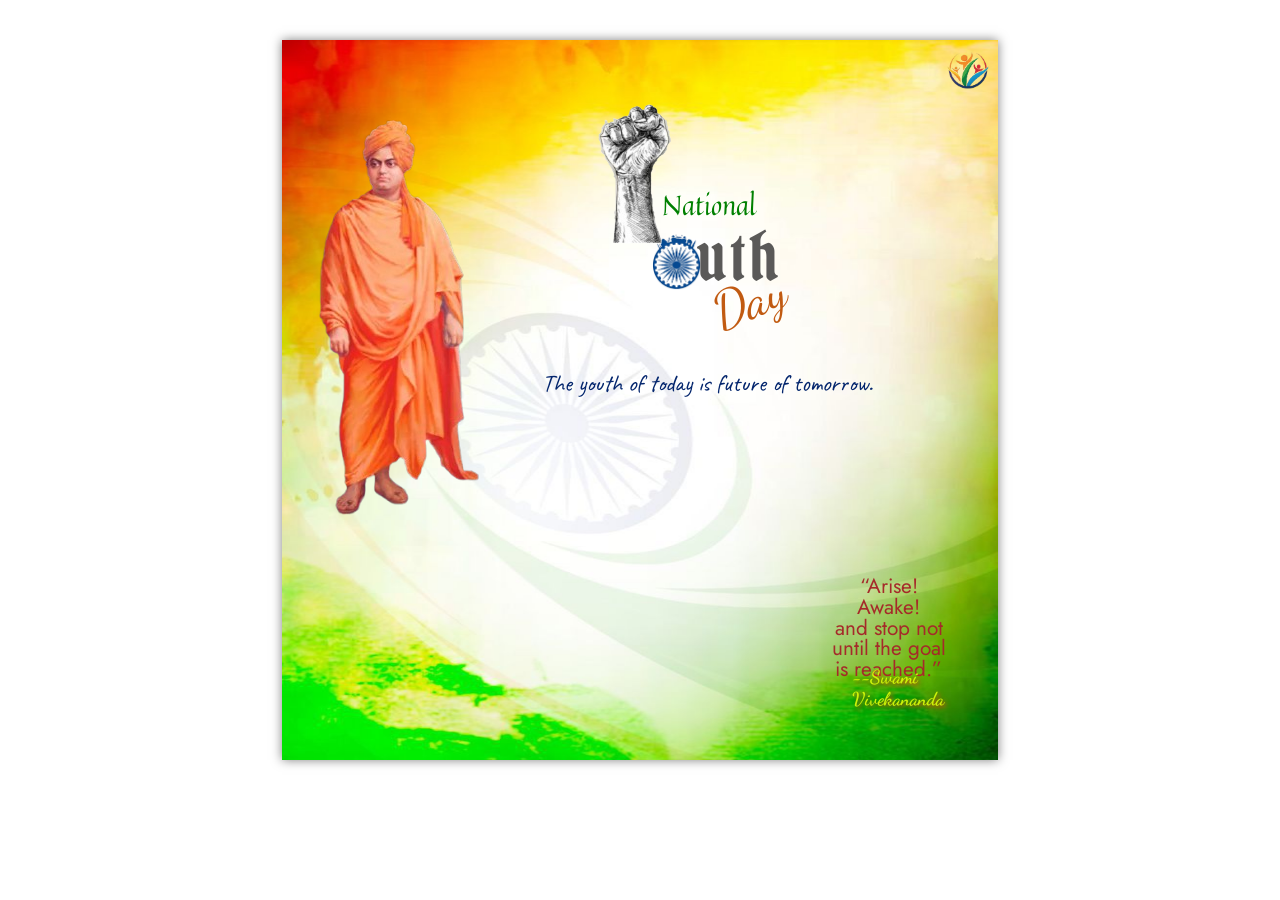
<file: 12th-jan-poster/index.html>
<!DOCTYPE html>
<html lang="en">

<head>
    <meta charset="UTF-8">
    <meta name="viewport" content="width=device-width, initial-scale=1.0">
    <title>Youth day poster</title>
    <link rel="preconnect" href="https://fonts.googleapis.com">
    <link rel="preconnect" href="https://fonts.gstatic.com" crossorigin>
    <link href="https://fonts.googleapis.com/css2?family=Alfa+Slab+One&display=swap" rel="stylesheet">
    <link rel="preconnect" href="https://fonts.googleapis.com">
    <link rel="preconnect" href="https://fonts.gstatic.com" crossorigin>
    <link href="https://fonts.googleapis.com/css2?family=Alfa+Slab+One&display=swap" rel="stylesheet">
    <link rel="preconnect" href="https://fonts.googleapis.com">
    <link rel="preconnect" href="https://fonts.gstatic.com" crossorigin>
    <link href="https://fonts.googleapis.com/css2?family=Pirata+One&display=swap" rel="stylesheet">
    <link rel="preconnect" href="https://fonts.googleapis.com">
    <link rel="preconnect" href="https://fonts.gstatic.com" crossorigin>
    <link href="https://fonts.googleapis.com/css2?family=Quintessential&display=swap" rel="stylesheet">
    <link rel="preconnect" href="https://fonts.googleapis.com">
    <link rel="preconnect" href="https://fonts.gstatic.com" crossorigin>
    <link href="https://fonts.googleapis.com/css2?family=Dancing+Script:wght@400..700&display=swap" rel="stylesheet">
    <link rel="preconnect" href="https://fonts.googleapis.com">
<link rel="preconnect" href="https://fonts.gstatic.com" crossorigin>
<link href="https://fonts.googleapis.com/css2?family=Jost:ital,wght@0,100..900;1,100..900&display=swap" rel="stylesheet">
<link rel="preconnect" href="https://fonts.googleapis.com">
<link rel="preconnect" href="https://fonts.gstatic.com" crossorigin>
<link href="https://fonts.googleapis.com/css2?family=Pacifico&display=swap" rel="stylesheet">
<link rel="preconnect" href="https://fonts.googleapis.com">
<link rel="preconnect" href="https://fonts.gstatic.com" crossorigin>
<link href="https://fonts.googleapis.com/css2?family=Caveat:wght@400..700&display=swap" rel="stylesheet">
    <link rel="stylesheet" href="style.css">
</head>

<body>
    <section class="poster-sec">
        <div class="poster-background">
            <img src="images/back2.jpg" alt="">
        </div>
        <div class="logo"><img src="images/logo-removebg-preview.png" style="width: 60px;" alt="#"></div>

        <div class="swamiji">
            <img src="images/Swami-Vivekananda-removebg-preview.png" alt="Swami-Vivekananda">
        </div>
        <div clas="title">
            <div class="national">National</div>
            <span class="hand"><img src="images/hand.png" alt="" style="width: 180px ; height: 180px;"></span>
            <span class="asokechakra"><img src="images/asoke-removebg-preview.png" alt="" style="width: 51px;"></span>

            <div class="youth">
                <span class="text">u</span>
                <span class="text">t</span>
                <span class="text">h</span>
            </div>
            <div class="day">Day</div>

        </div>
        <div class="quote">The youth of today is future of tomorrow.</div>
        <q >Arise! <br> Awake!<br>
            and stop not<br> until
            the goal<br> is reached.</q>
        <h3>--Swami Vivekananda</h3> 

    </section>
</body>

</html>
</file>
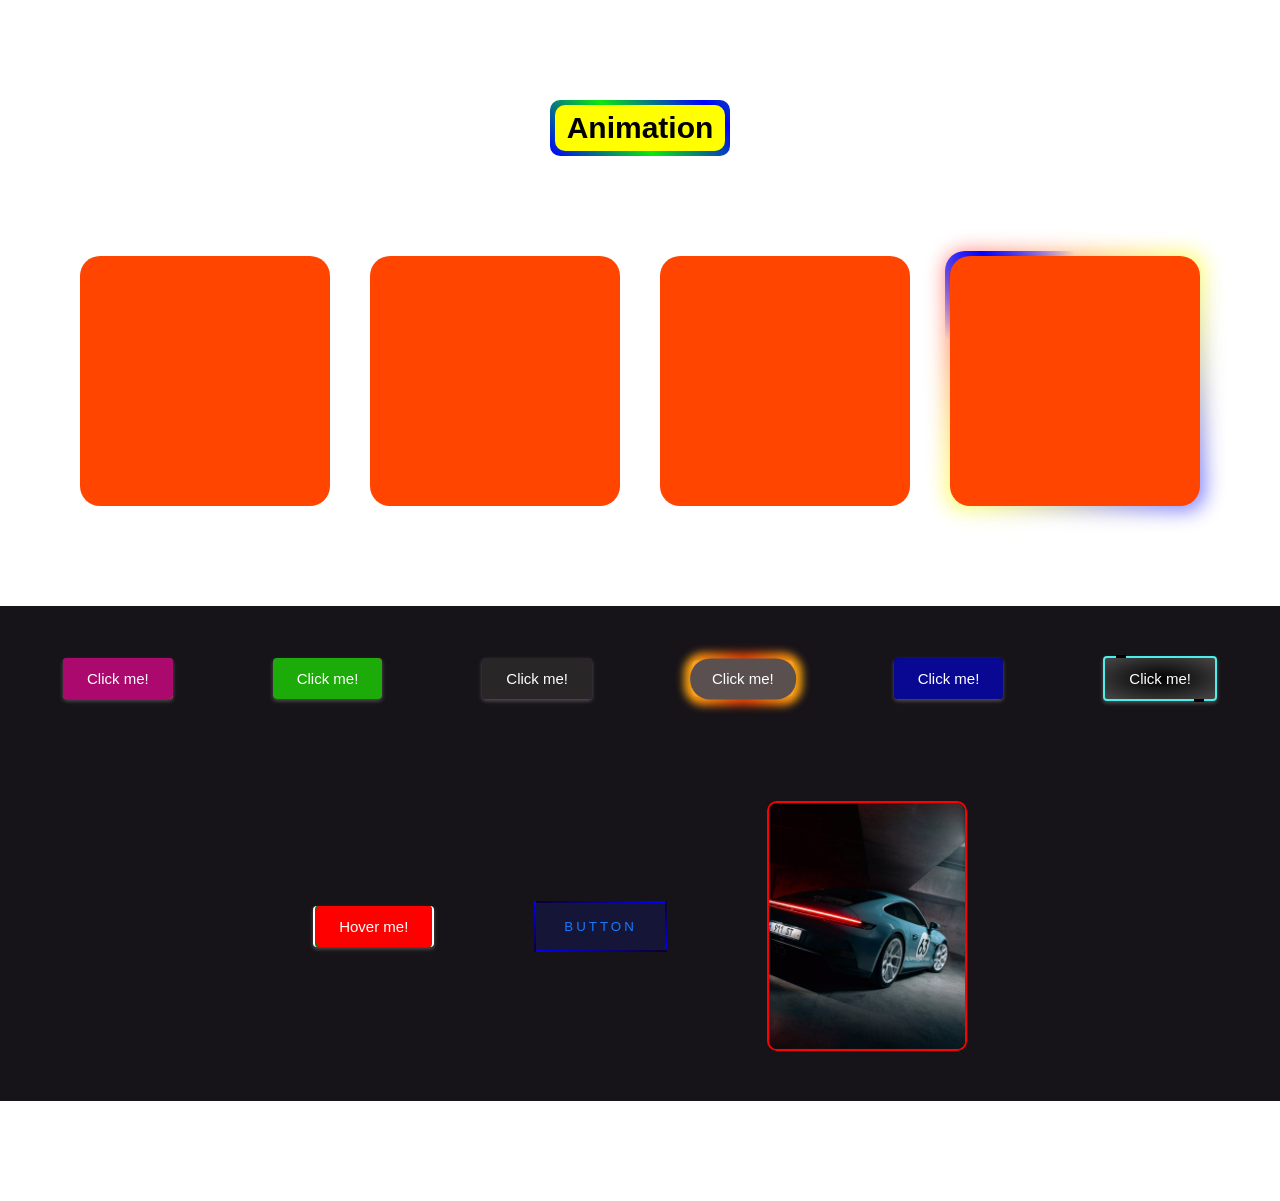
<file: animation lesson/index.html>
<!DOCTYPE html>
<html lang="en">
<head>
    <meta charset="UTF-8">
    <meta name="viewport" content="width=device-width, initial-scale=1.0">
    <title>Animation lesson</title>
    <link rel="stylesheet" href="style.css">

</head>
<body>
    <div class="heading-sec">
        <div class="heading">
            <h2>Animation</h2>
        </div>
    </div>
    <section class="animation-sec">
        <div class="animation-col fade"></div>
        <div class="animation-col slide"></div> 
        <div class="animation-col bounce"></div>
        <div class="animation-col bordermove"></div>

    </section>
    <section class="button-style">
        <button class="animated-btn btn-1">Click me!</button>
        <button class="animated-btn btn-2">Click me!</button>
        <button class="animated-btn btn-3">Click me!</button>
        <button class="btn-4">Click me!</button>
        <button class="animated-btn btn-5">Click me!</button>
        <button class="animated-btn btn-6">Click me!</button>
        <button class="animated-btn btn-7">Hover me!</button>
        <button class=" btn-8">
            <span></span>
            <span></span>
            <span></span>
            <span></span>
            <p>BUTTON</p>
        </button>

    <div class="animated-img">
        <img src="images/bg-car1.webp" alt="">
    </div>
    </section>
</body>
</html>
</file>
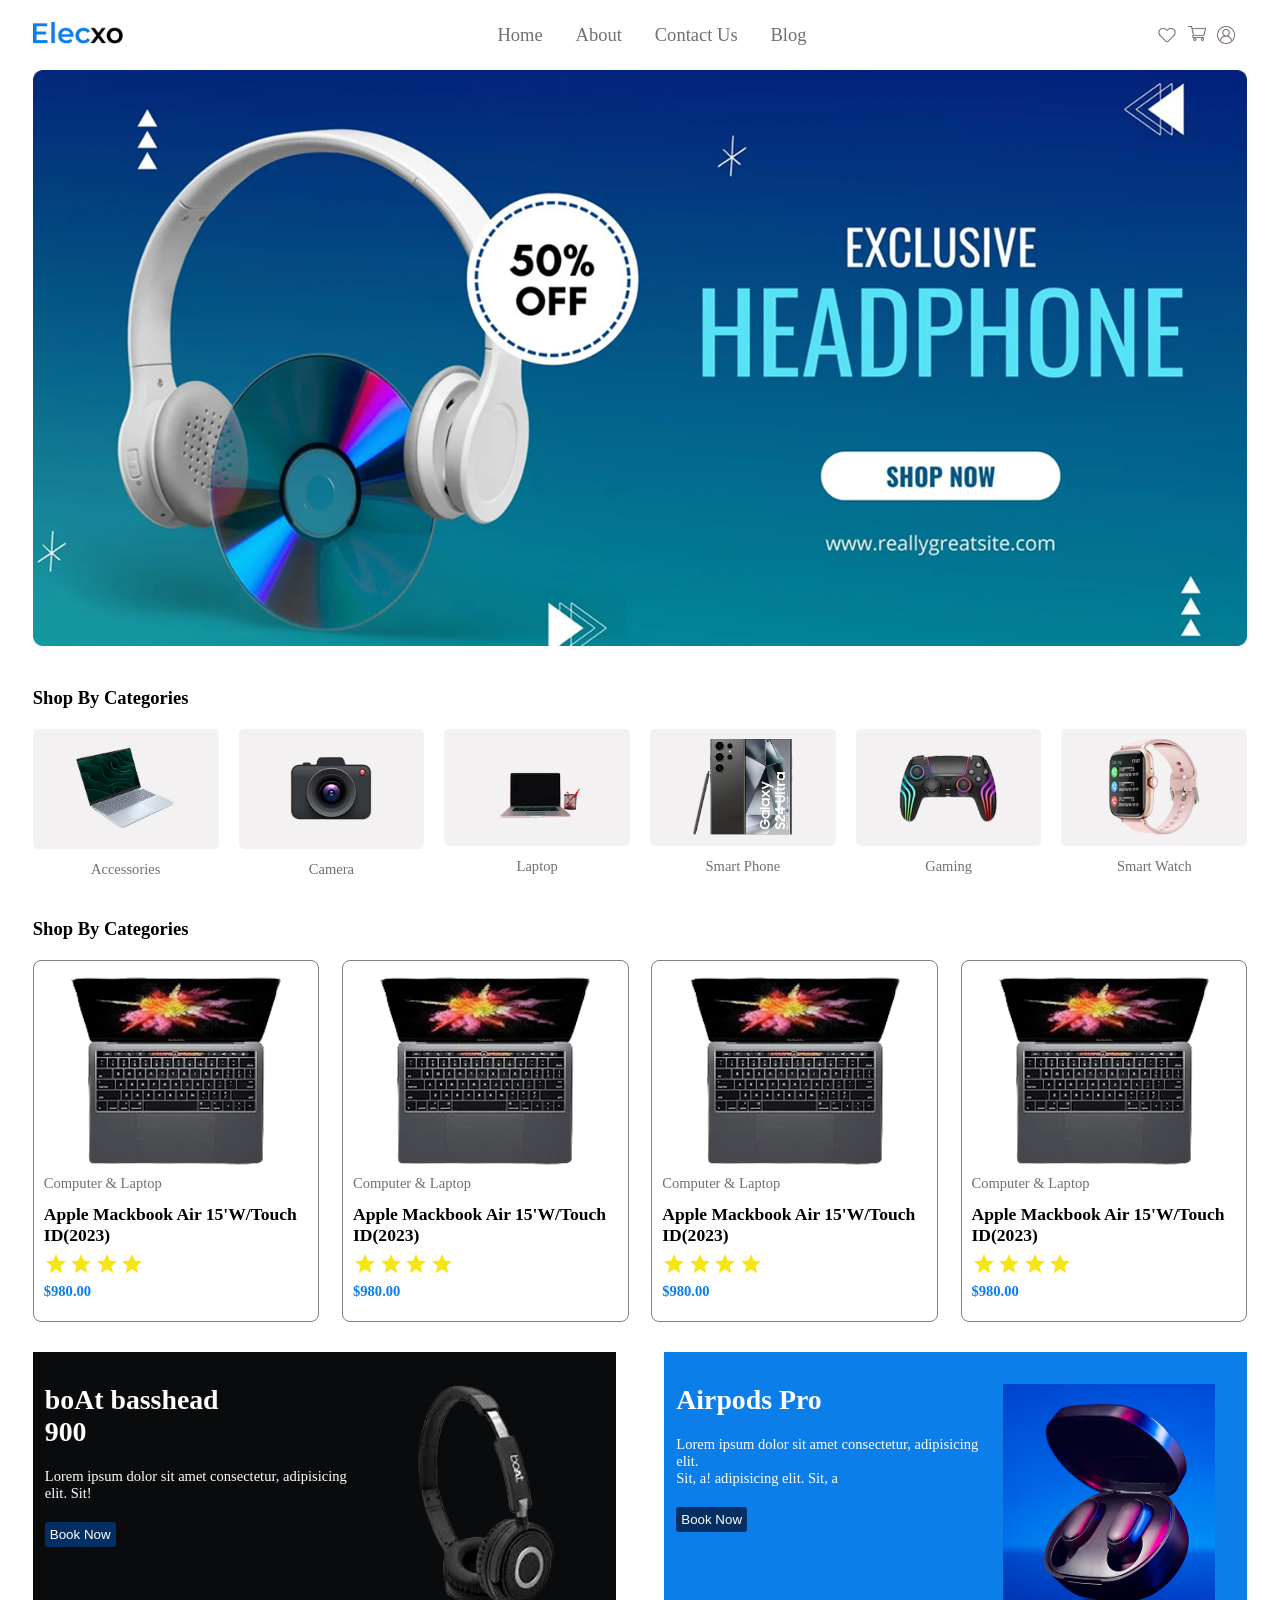
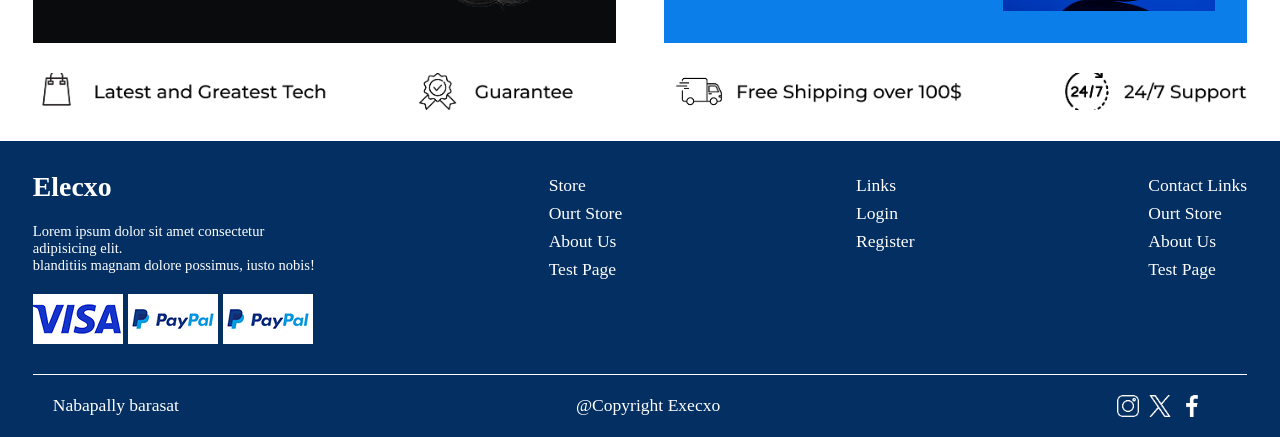
<file: exam file/index.html>
<!DOCTYPE html>
<html lang="en">

<head>
    <meta charset="UTF-8">
    <meta name="viewport" content="width=device-width, initial-scale=1.0">
    <title>elecso exam</title>
    <link rel="stylesheet"
        href="https://fonts.googleapis.com/css2?family=Material+Symbols+Outlined:opsz,wght,FILL,GRAD@20..48,100..700,0..1,-50..200" />
    <link rel="stylesheet" href="style.css">
    <link rel="stylesheet" href="media.css">
</head>

<body>
    <header class="header-sec container">

        <h1>
            <img src="image/Elecxo.png" alt="logo">
        </h1>
        <nav>
            <ul>
                <li><a href="#">Home</a></li>
                <li><a href="#">About</a></li>
                <li><a href="#">Contact Us</a></li>
                <li><a href="#">Blog</a></li>
            </ul>
        </nav>
        <div class="header-icon">
            <a href="#"><img src="image/e-commerce 1.png" alt="heart"></a>
            <a href="#"><img src="image/e-commerce 2.png" alt="cart"></a>
            <a href="#"><img src="image/e-commerce 3.png" alt="login"></a>
        </div>
        <div class="mobile-menu">
            <span class="material-symbols-outlined">menu</span>
        </div>
    </header>
    <main class="container">
        <section class="hero-sec">
            <div class="hero-img">
                <img src="image/Rectangle 34.png" alt="headphone">
            </div>
        </section>
        <section class="card-sec1">
            <h2>Shop By Categories</h2>
            <div class="card-sec1-cont">
                <div class="card-sec1-cards">
                    <div class="card-sec1-img">
                        <img src="image/1.png" alt="laptop">
                    </div>
                    <p>Accessories</p>
                </div>
                <div class="card-sec1-cards">
                    <div class="card-sec1-img">
                        <img src="image/2.png" alt="laptop">
                    </div>
                    <p>Camera</p>

                </div>
                <div class="card-sec1-cards">
                    <div class="card-sec1-img">
                        <img src="image/3.png" alt="laptop">
                    </div>
                    <p>Laptop</p>

                </div>
                <div class="card-sec1-cards">
                    <div class="card-sec1-img">
                        <img src="image/4.png" alt="laptop">
                    </div>
                    <p>Smart Phone</p>

                </div>
                <div class="card-sec1-cards">
                    <div class="card-sec1-img">
                        <img src="image/5.png" alt="laptop">
                    </div>
                    <p>Gaming</p>

                </div>
                <div class="card-sec1-cards">
                    <div class="card-sec1-img">
                        <img src="image/6.png" alt="laptop">
                    </div>
                    <p>Smart Watch</p>

                </div>
            </div>
        </section>
        <section class="card-sec2">
            <h2>Shop By Categories</h2>
            <div class="cards">
                <div class="card-sec2-cont">
                    <div class="image"><img src="image/lap.png" alt="laptop"></div>
                    <p>Computer & Laptop</p>
                    <h3>Apple Mackbook Air 15'W/Touch ID(2023)</h3>
                    <div class="rating-stars">
                        <img src="image/material-symbols_star.png" alt="star">
                        <img src="image/material-symbols_star.png" alt="star">
                        <img src="image/material-symbols_star.png" alt="star">
                        <img src="image/material-symbols_star.png" alt="star">
                        <h2>$980.00</h2>
                    </div>
                </div>
                <div class="card-sec2-cont">
                    <div class="image"><img src="image/lap.png" alt="laptop"></div>
                    <p>Computer & Laptop</p>
                    <h3>Apple Mackbook Air 15'W/Touch ID(2023)</h3>
                    <div class="rating-stars">
                        <img src="image/material-symbols_star.png" alt="star">
                        <img src="image/material-symbols_star.png" alt="star">
                        <img src="image/material-symbols_star.png" alt="star">
                        <img src="image/material-symbols_star.png" alt="star">
                        <h2>$980.00</h2>
                    </div>
                </div>
                <div class="card-sec2-cont">
                    <div class="image"><img src="image/lap.png" alt="laptop"></div>
                    <p>Computer & Laptop</p>
                    <h3>Apple Mackbook Air 15'W/Touch ID(2023)</h3>
                    <div class="rating-stars">
                        <img src="image/material-symbols_star.png" alt="star">
                        <img src="image/material-symbols_star.png" alt="star">
                        <img src="image/material-symbols_star.png" alt="star">
                        <img src="image/material-symbols_star.png" alt="star">
                        <h2>$980.00</h2>
                    </div>
                </div>
                <div class="card-sec2-cont">
                    <div class="image"><img src="image/lap.png" alt="laptop"></div>
                    <p>Computer & Laptop</p>
                    <h3>Apple Mackbook Air 15'W/Touch ID(2023)</h3>
                    <div class="rating-stars">
                        <img src="image/material-symbols_star.png" alt="star">
                        <img src="image/material-symbols_star.png" alt="star">
                        <img src="image/material-symbols_star.png" alt="star">
                        <img src="image/material-symbols_star.png" alt="star">
                        <h2>$980.00</h2>
                    </div>
                </div>
            </div>
        </section>
        <section class="card-sec3 ">
            <div class="card-sec3-col">
                <div class="col-left">
                    <div class="cont">
                        <h2>boAt basshead <br> 900</h2>
                        <p>Lorem ipsum dolor sit amet consectetur, adipisicing elit. Sit!</p>
                        <button>Book Now</button>
                    </div>
                    <div class="sec3-image">
                        <img src="image/b.png" alt="">
                    </div>
                </div>
            </div>
            <div class="card-sec3-col">
                <div class="col-right">
                    <div class="cont">
                        <h2>Airpods Pro</h2>
                        <p>Lorem ipsum dolor sit amet consectetur, adipisicing elit. <br> Sit, a! adipisicing elit. Sit, a</p>
                        <button>Book Now</button>
                    </div>
                    <div class="sec3-image">
                        <img src="image/a.png" alt="">
                    </div>
                </div>
            </div>
        </section>
        <section class=" associate">
            <img src="image/Group 17.png" alt="">
        </section>
    </main>
    <footer>
        <div class="footer-col container">
            <div class="footer-cont">
                <h2>Elecxo</h2>
                <p>Lorem ipsum dolor sit amet consectetur <br> adipisicing elit. <br> blanditiis magnam dolore possimus,
                    iusto nobis!</p>
                <div class="footer-img">
                    <img src="image/Rectangle 28.png" alt="visa">
                    <img src="image/Rectangle 32.png" alt="paypal">
                    <img src="image/Rectangle 32.png" alt="paypal">

                </div>
            </div>
            <div class="footer-cont">
                <ul>
                    <li><a href="#">Store</a></li>
                    <li><a href="#">Ourt Store</a></li>
                    <li><a href="#">About Us</a></li>
                    <li><a href="#">Test Page</a></li>
                </ul>
            </div>
            <div class="footer-cont">
                <ul>
                    <li><a href="#">Links</a></li>
                    <li><a href="#">Login</a></li>
                    <li><a href="#">Register</a></li>

                </ul>
            </div>
            <div class="footer-cont">
                <ul>
                    <li><a href="#">Contact Links</a></li>
                    <li><a href="#">Ourt Store</a></li>
                    <li><a href="#">About Us</a></li>
                    <li><a href="#">Test Page</a></li>
                </ul>
            </div>


        
        </div>
        <div class="copyright container">
            <div>Nabapally barasat </div>
            <div>@Copyright Execxo </div>
            <div class="copyright-image">
                <img src="image/Rectangle 30.png" alt="insta">
                <img src="image/Rectangle 31.png" alt="x">
                <img src="image/Rectangle 29 (1).png" alt="facebook">

            </div>
    </footer>

</body>

</html>
</file>
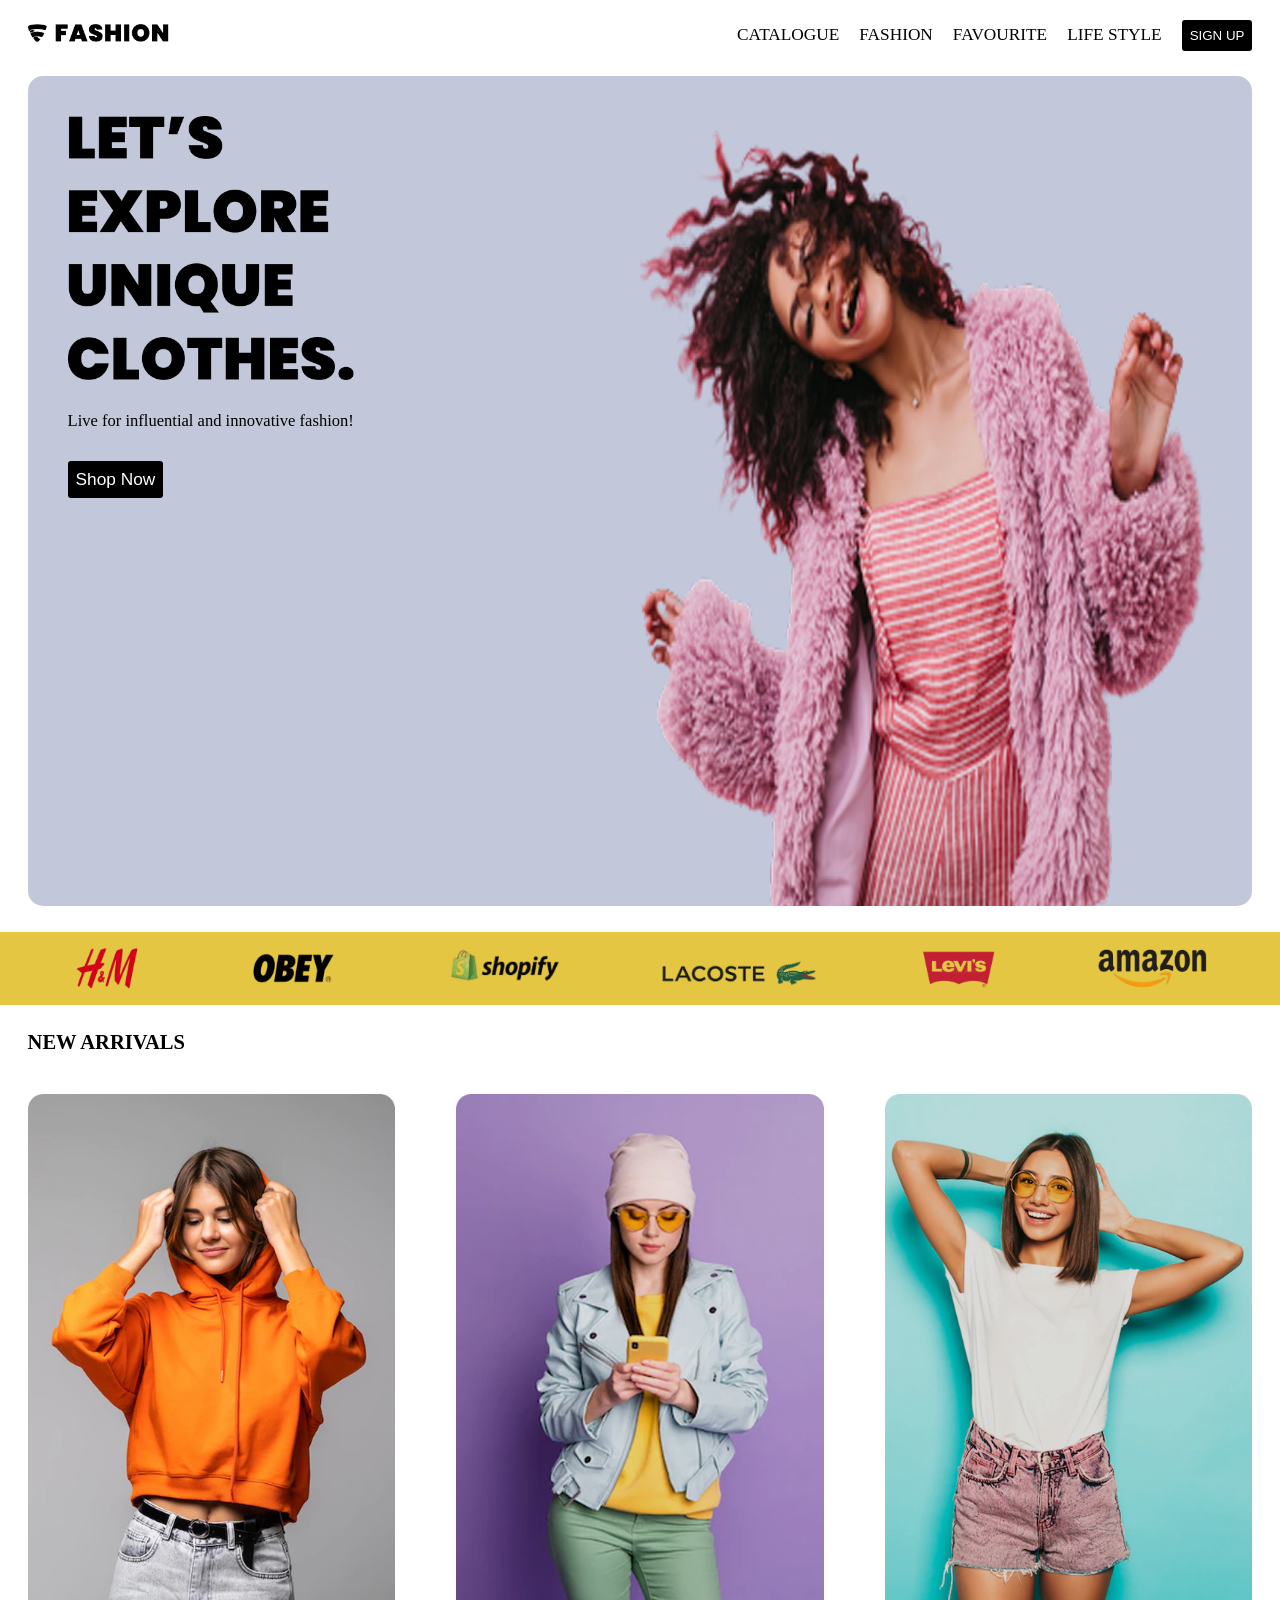
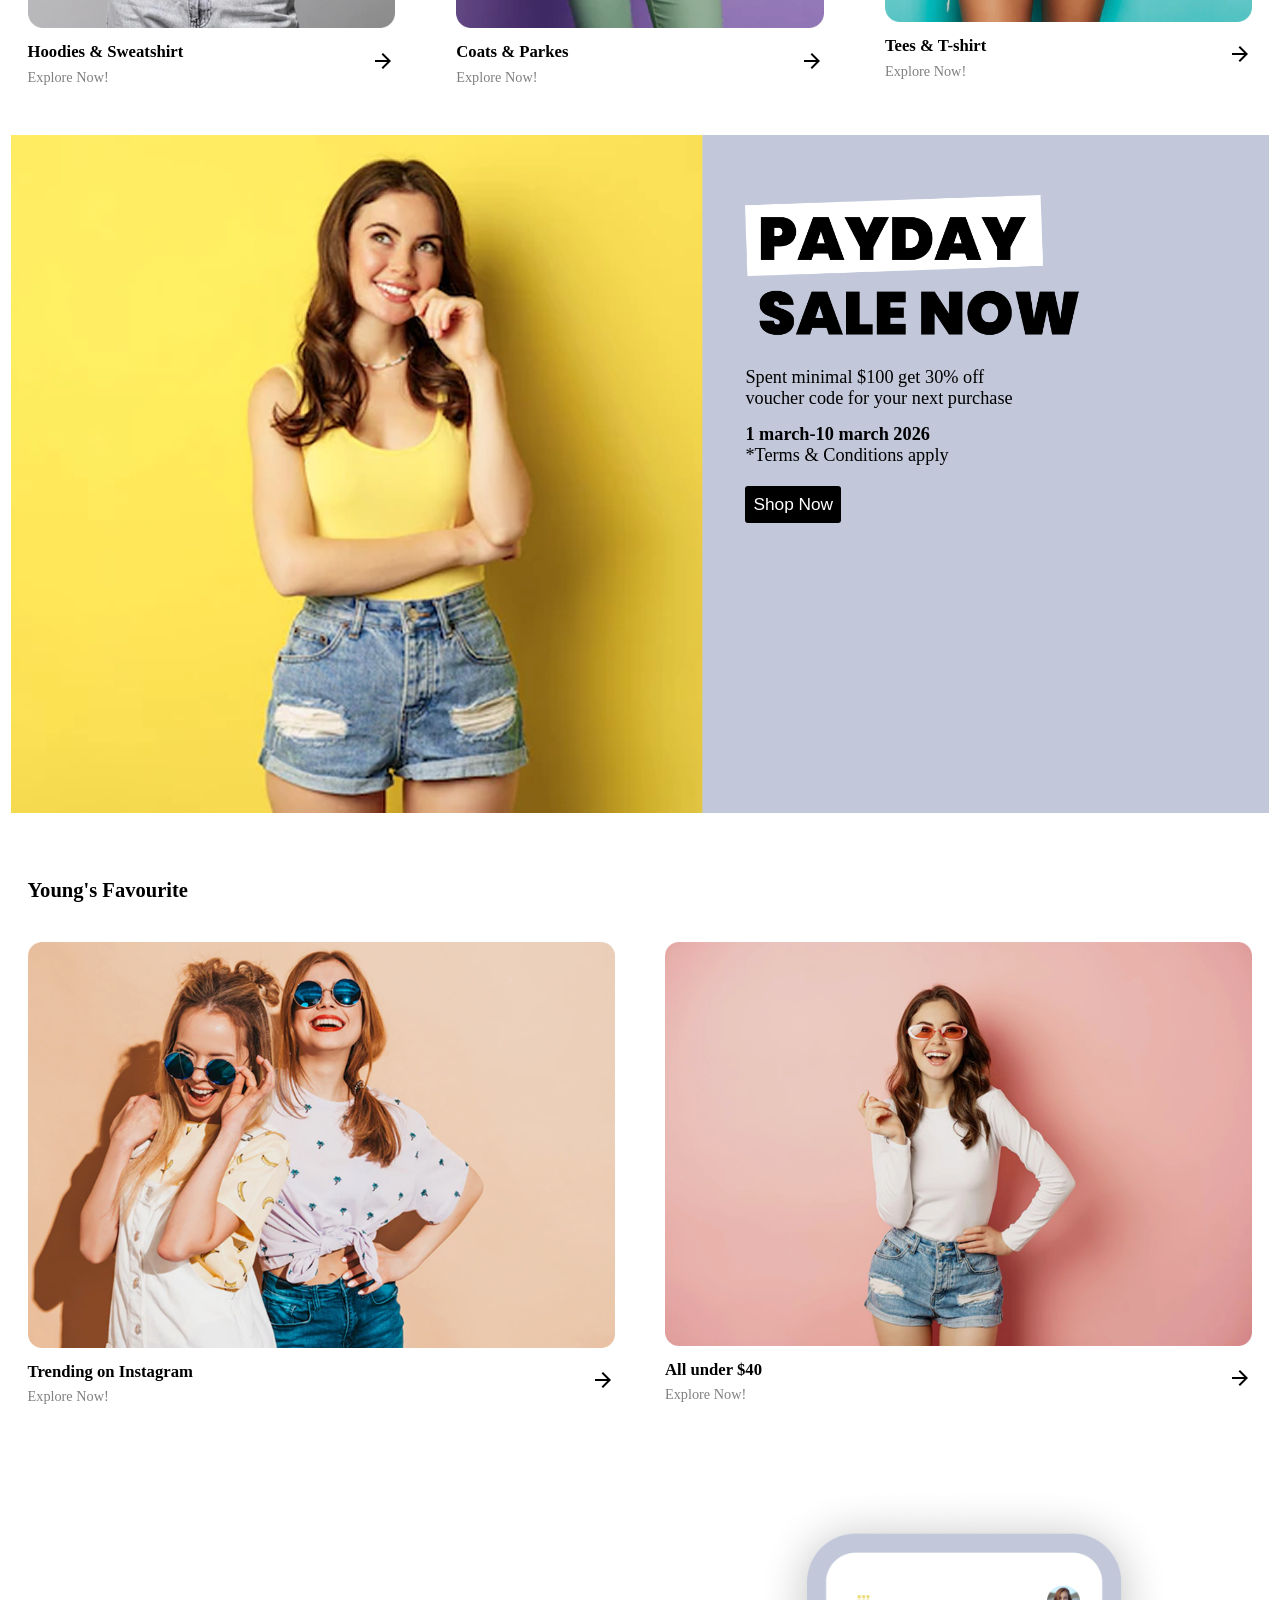
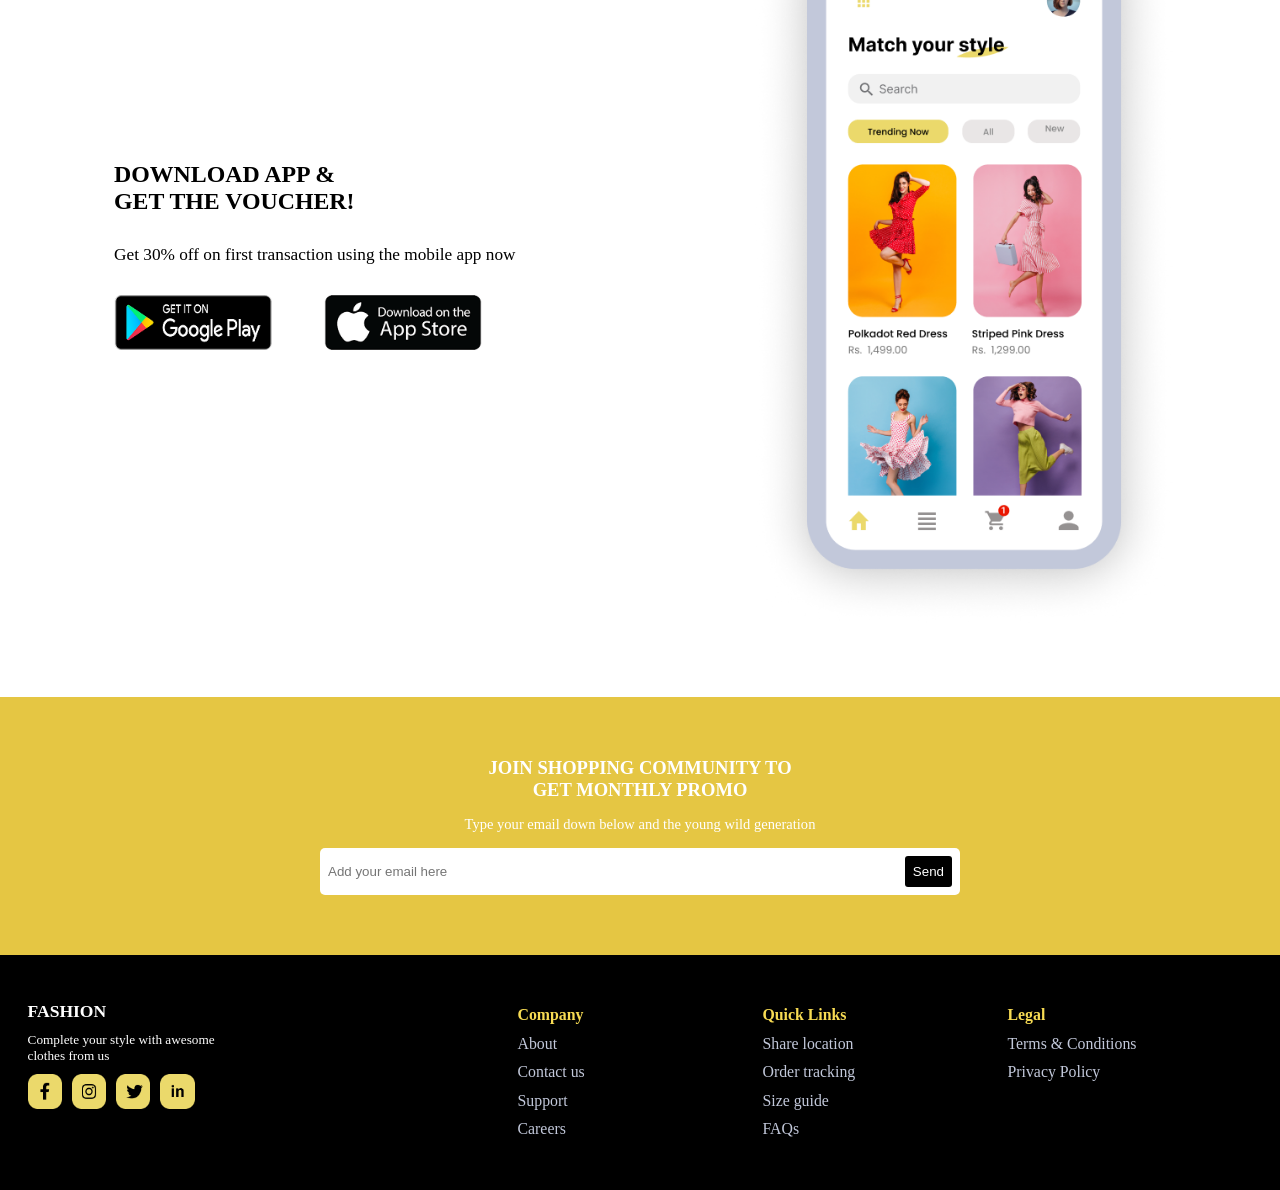
<file: fashion site/index.html>
<!DOCTYPE html>
<html lang="en">

<head>
    <meta charset="UTF-8">
    <meta name="viewport" content="width=device-width, initial-scale=1.0">
    <link rel="website icon" type="png" href="images/logo.png">
    <link rel="stylesheet"
        href="https://fonts.googleapis.com/css2?family=Material+Symbols+Outlined:opsz,wght,FILL,GRAD@20..48,100..700,0..1,-50..200" />

    <link rel="stylesheet" href="style.css">
    <link rel="stylesheet" href="media.css">
    <title>Fashion</title>
</head>

<body>
    <header class="container">
        <h1><img src="images/logo.png" alt="fashion logo"></h1>
        <nav>
            <ul>
                <li><a href="#">CATALOGUE</a></li>
                <li><a href="#">FASHION</a></li>
                <li><a href="#">FAVOURITE</a></li>
                <li><a href="#">LIFE STYLE</a></li>
                <li><a href="#"><button class="primary-btn">SIGN UP</button></a></li>
            </ul>
            <button class="primary-btn mobile-menu"><span class="material-symbols-outlined">menu</span></button>

        </nav>
    </header>
    <main>
        <div class="container">
            <section class="hero-sec">

                <div class="hero-sec-left">
                    <img src="images/LET’S EXPLORE UNIQUE CLOTHES..png" alt="LET’S EXPLORE UNIQUE CLOTHES">
                    <p>Live for influential and innovative fashion!</p>
                    <button class="primary-btn">Shop Now</button>
                </div>
                <div class="hero-sec-right">
                    <img src="images/incendiary-fantastically-beautiful-girl-coat-eco-fur-moves-fun-picture-lovely-lady-pink-clothes-removebg-preview 1.png"
                        alt="a girl with pink dress">
                </div>

            </section>
        </div>
        <section class="associate-partners">
            <img src="images/associate-partners-removebg-preview.png" alt="company image">
        </section>
        <section class="new-arrivals-sec container">
            <h2>NEW ARRIVALS</h2>
            <div class="new-arrivals">
                <div class="new-arrival-card">
                    <div class="card-img">
                        <img src="images/cardimg1.png" alt="">
                    </div>
                    <div class="card-cont">
                        <div>
                            <h3>Hoodies & Sweatshirt </h3>
                            <a href="#">Explore Now!</a>
                        </div>
                        <div>
                            <span class="material-symbols-outlined">arrow_forward</span>
                        </div>
                    </div>
                </div>
                <div class="new-arrival-card">
                    <div class="card-img">
                        <img src="images/cardimg2.png" alt="">
                    </div>
                    <div class="card-cont">
                        <div>
                            <h3>Coats & Parkes </h3>
                            <a href="#">Explore Now!</a>

                        </div>
                        <div>
                            <span class="material-symbols-outlined">arrow_forward</span>
                        </div>
                    </div>
                </div>
                <div class="new-arrival-card">
                    <div class="card-img">
                        <img src="images/cardimg3.png" alt="">
                    </div>
                    <div class="card-cont">
                        <div>

                            <h3>Tees & T-shirt </h3>
                            <a href="#">Explore Now!</a>
                        </div>
                        <div>
                            <span class="material-symbols-outlined">arrow_forward</span>
                        </div>
                    </div>
                </div>
            </div>
        </section>
        <section class="payday-sec">
            <div class="payday-col-left">
                <img src="images/paydaygirl.png" alt="a girl with yellow top">
            </div>
            <div class="payday-col-right">
                <div>
                    <img src="images/payday.png" alt="payday">
                    <p>Spent minimal $100 get 30% off </p>
                    <p> voucher code for your next purchase</p>
                    <p class="bold">1 march-10 march 2026</p>
                    <p>*Terms & Conditions apply</p>
                    <button class="primary-btn">Shop Now</button>
                </div>
            </div>
        </section>
        <section class="young-favourite container">
            <h2>Young's Favourite</h2>
            <div class="young-favourite-cont">
                <div class="young-favourite-card">
                    <div class="card-img">
                        <img src="images/young1.png" alt="">
                    </div>
                    <div class="card-cont">
                        <div>
                            <h3>Trending on Instagram </h3>
                            <a href="#">Explore Now!</a>
                        </div>
                        <div>
                            <span class="material-symbols-outlined">arrow_forward</span>
                        </div>
                    </div>
                </div>
                <div class="young-favourite-card">
                    <div class="card-img">
                        <img src="images/young2.png" alt="">
                    </div>
                    <div class="card-cont">
                        <div>
                            <h3>All under $40 </h3>
                            <a href="#">Explore Now!</a>
                        </div>
                        <div>
                            <span class="material-symbols-outlined">arrow_forward</span>
                        </div>
                    </div>
                </div>
            </div>
        </section>
        <section class="app-sec">
            <div class="app-sec-col">
                <h2>DOWNLOAD APP & <br>GET THE VOUCHER!</h2>
                <p>Get 30% off on first transaction using the mobile app now</p>
                <div class="play-store">
                    <img src="images/playstore.png" alt="xx">
                    <img src="images/applestore.png" alt="yy">
                </div>
            </div>
            <div class="app-sec-col right-col">
                <img src="images/Mobile app.png" alt="mobile screen">
                <!-- <div class="background">
                    <img src="images/Ellipse 1.png" alt="">
                    <img src="images/Ellipse 5.png" alt="">
                    <img src="images/Ellipse 6.png" alt="">

                </div> -->
            </div>
        </section>
        <section class="join-shopping">
            <h2>JOIN SHOPPING COMMUNITY TO <br> GET MONTHLY PROMO</h2>
            <p>Type your email down below and the young wild generation</p>
            <div class="email-div">
                <input type="email" placeholder="Add your email here">
                <button class="primary-btn">Send</button>
            </div>
        </section>

    </main>
    <footer>
        <div class="container footer-sec">
            <div>
                <h2>FASHION</h2>
                <p>Complete your style with awesome <br> clothes from us</p>
                <div class="footer-social-icons">

                    <img src="images/Group 10.png" alt="Facebook">
                    <img src="images/Group 11.png" alt="Instagram">
                    <img src="images/Group 12.png" alt="twitter">
                    <img src="images/Group 13.png" alt="linkedin">

                </div>
            </div>
            <div>
                <ul>
                    <li class="footer-heading"><a href="#">Company</a></li>
                    <li><a href="#">About</a></li>
                    <li><a href="#">Contact us</a></li>
                    <li><a href="#">Support</a></li>
                    <li><a href="#">Careers</a></li>
                </ul>
            </div>
            <div>
                <ul>
                    <li class="footer-heading"><a href="#">Quick Links</a></li>
                    <li><a href="#">Share location</a></li>
                    <li><a href="#">Order tracking</a></li>
                    <li><a href="#">Size guide</a></li>
                    <li><a href="#">FAQs</a></li>
                </ul>
            </div>
            <div>
                <ul>
                    <li class="footer-heading"><a href="#">Legal</a></li>
                    <li><a href="#">Terms & Conditions</a></li>
                    <li><a href="#">Privacy Policy</a></li>
                </ul>
            </div>
        </div>

    </footer>
</body>

</html>
</file>
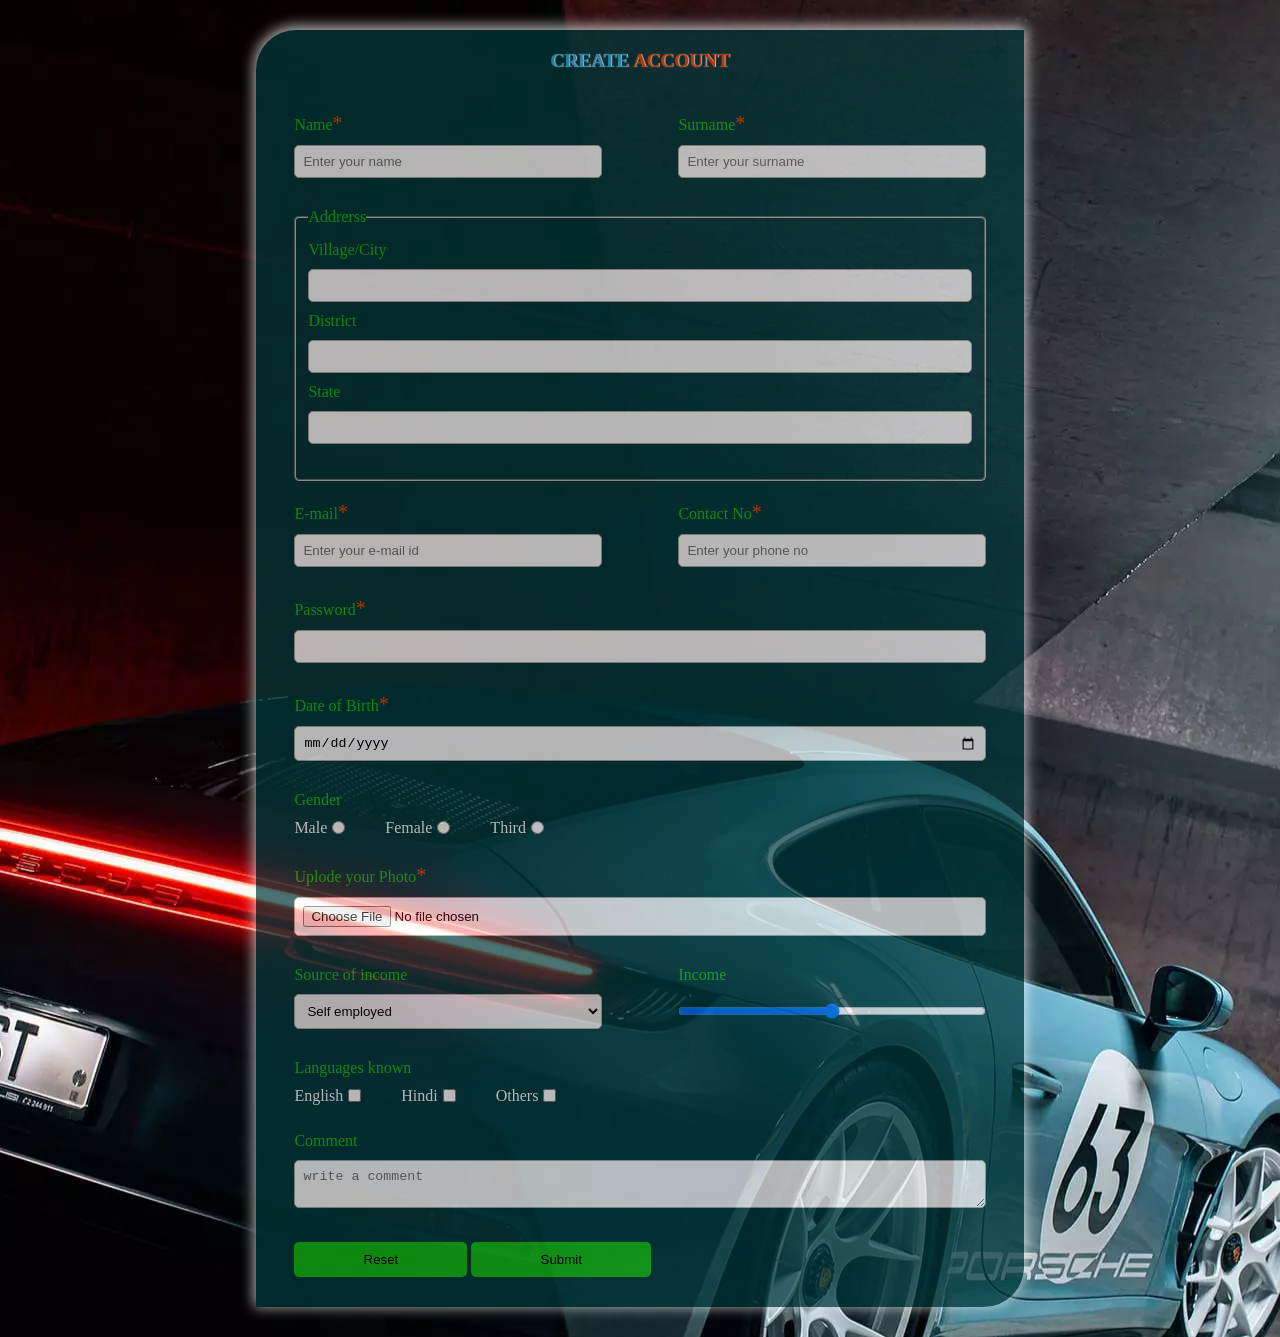
<file: form with css/index.html>
<!DOCTYPE html>
<html lang="en">

<head>
    <meta charset="UTF-8">
    <meta name="viewport" content="width=device-width, initial-scale=1.0">

    <link rel="stylesheet" href="style.css">
    

    <title>My Form</title>
</head>

<body>
    <section>
        <div class="form-div">
            <h1>create <span>account</span></h1>

            <form action="#" method="post">
                <div class="FormFlex">
                    <div class="FormFlexChild">
                        <label for="name" class="required">Name</label><br />
                        <input type="text" placeholder="Enter your name" required>
                    </div>
                    <div class="FormFlexChild">
                        <label for="surname" class="required">Surname</label><br />
                        <input type="text" placeholder="Enter your surname" required>
                    </div>

                    <div class="FormFlexChild extend-flex">
                        <fieldset>
                            <legend>Addrerss</legend>
                            <label for="village">Village/City</label><br />
                            <input type="text"><br />
                            <label for="district">District</label><br />
                            <input type="text"><br />
                            <label for="state">State</label><br />
                            <input type="text">
                        </fieldset>
                    </div>
                    <div class="FormFlexChild">
                        <label for="email" class="required">E-mail</label><br />
                        <input type="email" placeholder="Enter your e-mail id" required>
                    </div>
                    <div class="FormFlexChild">
                        <label for="phone" class="required">Contact No</label><br />
                        <input type="tel" maxlength="10" placeholder="Enter your phone no" required>
                    </div>
                    <div class="FormFlexChild extend-flex">
                        <label for="password" class="required">Password</label><br />
                        <input type="password" minlength="8" required>
                    </div>
                    <div class="FormFlexChild extend-flex ">
                        <label for="date" class="required">Date of Birth</label><br />
                        <input type="date" required>
                    </div>
                    <div class="FormFlexChild extend-flex">
                        <label for="gender">Gender</label><br />
                        <div class="selection-label">
                            <div>
                                <label for="Male">Male</label>
                                <input type="radio" name="gender">
                            </div>
                            <div>
                                <label for="female">Female</label>
                                <input type="radio" name="gender">
                            </div>
                            <div>
                                <label for="third">Third</label>
                                <input type="radio" name="gender">
                            </div>
                        </div>
                    </div>
                    <div class="FormFlexChild extend-flex">
                        <label for="photo" class="required">Uplode your Photo</label><br />
                        <input type="file" required style="background-color: #fff;">
                    </div>

                    <div class="FormFlexChild">
                        <label for="income">Source of income</label><br />
                        <select name="" id="">
                            <option value="Self employed">Self employed</option>
                            <option value="Pvt.employed">Pvt.employed</option>
                            <option value="Govt. employed">Govt. employed</option>
                            <option value="Others">Others</option>
                        </select>
                    </div>
                    <div class="FormFlexChild">
                        <label for="income">Income</label><br />
                        <input type="range" name="amount" min="0" max="100k">
                    </div>
                    <div class="FormFlexChild extend-flex">
                        <label for="Languages known">Languages known</label><br />
                        <div class="selection-label" >
                            <!-- <div>
                                <label for="bengali">Bengali</label>
                                <input type="checkbox">
                            </div> -->
                            <div>
                                <label for="English">English</label>
                                <input type="checkbox">
                            </div>
                            <div>
                                <label for="hindi">Hindi</label>
                                <input type="checkbox">
                            </div>
                            <div>
                                <label for="others">Others</label>
                                <input type="checkbox">
                            </div>

                        </div>
                    </div>
                    <div class="FormFlexChild extend-flex">
                        <label for="comment">Comment</label><br />
                        <textarea name="" id="" placeholder="write a comment"></textarea>
                    </div>
                    <div class="FormFlexChild extend-flex">
                        <button type="reset">Reset</button>
                        <button type="submit">Submit</button>
                    </div>
                </div>
            </form>
        </div>
    </section>

</body>

</html>
</file>
<file: 12th-jan-poster/style.css>
*{
    margin: 0;
    padding: 0;
    box-sizing: border-box;
}
body{
    margin: 0 auto;
    padding: 40px 22vw;
    
}
.poster-sec{
    width: 100%;
    height: 80vh;
    box-shadow: 0 0 10px rgba(0,0,0,0.5);
    position: relative;
}
.poster-background{
    position: absolute;
   width: 100%;z-index: -1;
}
.poster-background img{
     width: 100%;
    height: 80vh;
}
.swamiji img{
position: absolute;
z-index: 2;
top: 80px;
left: -200px;
}
.logo{
    position: absolute;
    top: 0;
   right: 0;
}
.national{
    position: absolute;
    top: 20%;
    left:53%;
    color: green;
    font-family: "Quintessential", serif;
    font-size: 1.7rem;
    font-weight: 500;

}
.youth{
   position: absolute;
   left: 58%;
   top:24%;


}
.day{
    position: absolute;
    top: 32%;
    left: 60%;
    transform: rotate(-20deg);
    font-family: "Dancing Script", cursive;


    font-size: 3.2rem;
    color: rgb(193, 90, 17);
}

.text{
 font-family: "Pirata One", system-ui;
font-size: 4.2rem;
color:#5a5958;
}
.asokechakra{
    position: absolute;
    top: 26.7%;
    left:51.5% ;
    
}
.hand{
   position: absolute;
    top: 5%;
    left:41% ;  
}
q{
    position: absolute;
    bottom: 80px;
    left:550px;
    text-align: center;
    color: brown;
     font-family: "Jost", sans-serif;
     font-size: 1.3rem;
     line-height: 1;
}
h3{
  position: absolute;
    bottom: 50px;
    left: 570px; 
    color: #ccf309; 
    text-shadow: 2px 2px 4px #e54211;
    /* font-family: "Pacifico", cursive;  */
     font-family: "Dancing Script", cursive;

}
.quote{
    /* display: flex;
    justify-content: center; */
    position: absolute;
    top: 45%;
    left: 35%;
    /* background-color: rgb(47, 193, 47); */
    text-decoration: wavy;
    color: hsl(221, 95%, 22%);
    font-family: "Caveat", cursive;
    border-radius: 5px;
    padding: 4px 10px;
    font-size: 1.5rem;
}
</file>
<file: animation lesson/style.css>
*{
    margin: 0;
    padding: 0;
    box-sizing: border-box;
}
html, body{
    font-size: 62.5%;
    font-family: 'Gill Sans', 'Gill Sans MT', Calibri, 'Trebuchet MS', sans-serif;
    

}
ul, a {
    text-decoration: none;
    list-style: none;
}
.heading-sec{
    display: flex;
    justify-content: center;
    margin: 100px 0;

}
.heading{
    padding: 5px ;
    border-radius: 10px;
    background: #833AB4;
    position: relative;
background: -webkit-linear-gradient(45deg,blue,  rgb(12, 232, 12),blue, rgb(12, 232, 12),blue);
background-size: 200%;
animation: backmove 1s ease-in-out infinite;
}
@keyframes backmove{
    0%{
        background-position: 0% ;
    }
    100%{
        background-position: 100%;
    }
}

.heading h2{
    padding: 6px 12px;
    background-color: yellow;
    font-size: 3rem;
    border-radius: 10px;

}
.heading:hover h2{
    background: magenta;
    color: #fff;
}
/* animation */

.animation-sec{
    display: flex;
    justify-content: center;
    gap: 40px;
    

}
.fade{
    animation: fade 2s ease-in-out infinite;
}
.bounce{
    animation: bounce 5s ease-in-out infinite alternate;
    /* animation-delay: 12s; */

}
.slide{
    animation: slide 5s ease-in-out alternate infinite;
    /* animation-delay: 6s; */

}
.animation-col{
    width: 250px;
    height: 250px;
    background-color: orangered;
    border-radius: 20px;
    position: relative;
    
}
.bordermove::after, .bordermove::before {
content: '';
--angle: 0deg;
width: 100%;
height: 100%;
padding: 5px;
border-radius: 20px;
position: absolute;
top: 50%;
left: 50%;
translate: -50% -50%;
z-index: -1;
animation: bordermove 3s linear infinite;
background: conic-gradient(from var(--angle), transparent 80%,blue,transparent );
}
.bordermove::before{
filter: blur(10px);
background: conic-gradient(from 45deg,yellow,blue,yellow,red,yellow);
opacity: .5;
}
@property --angle{
syntax: "<angle>";
initial-value: 0deg;
inherits: false;
}
@keyframes bordermove{
from{
    --angle: 0deg;
}
to{
    --angle: 360deg;

}
}
/* bordermove end */

@keyframes fade{
0%{
    opacity: 0.2;
}
50%{
    opacity: 1;
}
100%{
    opacity: 0.2;
}
}
@keyframes slide{
    0%{
        transform: translateX(0);
    }
    50%{
        transform: translateX(-50px);

    }
    100%{
        transform: translateX(50px);

    }
}
@keyframes bounce{
    0%{
        transform: translateY(0px);
    }
    50%{
        transform: translateY(-50px);
        
    }
    100%{
        transform: translateY(50px);

    }
}
 /* button style */
.button-style{
    display: flex;
    flex-wrap: wrap;
    gap: 100px;
    justify-content: center;
    align-items: center;
    margin: 100px 0;
    background: rgb(22, 19, 25);
    padding: 50px 0;
}
 .animated-btn{
    padding: 12px 24px;
    background: #833AB4;
    color: #fff;
    box-shadow: 0 2px 4px rgb(85, 83, 83);
    border: none;
    border-radius: 4px;
    font-size: 1.5rem;
    cursor: pointer;
    position: relative;
    z-index: 1;
    overflow: hidden;
  transition:  all .5s ease-in-out; 


 }
 .btn-1{
background: linear-gradient(169deg, rgba(131, 58, 180, 1) 0%, rgba(253, 29, 29, 1) 50%, rgba(245, 230, 20, 1) 100%);

 }
 .btn-1::before{
    content: '';
    width: 100%;
    height: 100%;
    background-color: rgb(171, 9, 109);
    position: absolute;
    top: 0;
    left: 0;
    z-index: -1;
  transition:  all .5s ease-in-out; 

}
.btn-1:hover{
  color: #000;
  transition:  all .5s ease ease-in-out; 

    
}
.btn-1:hover::before{
  transform: translateX(-100%); 
    
}
/* btn-2 */
.btn-2{
    background: linear-gradient(230deg, red 0%, rgb(31, 31, 240) 50%, rgb(4, 1, 11) 100%);

}
.btn-2::before{
    content: '';
    width: 100%;
    height: 100%;
    background-color: rgb(28, 171, 9);
    position: absolute;
    top: 0;
    left: 0;
    z-index: -1;
  transition:  all .5s ease; 

}
.btn-2:hover::before{
    transform: translateY(80%);
}
/* btn-3 */
.btn-3{
    background: linear-gradient(45deg, purple, blue,purple) border-box;

}
.btn-3::after{
    content: '';
    width: 100%;
    height: 100%;
    background: rgb(40, 38, 38);
    position: absolute;
    top: 0px;
    left: 0px;
    background-size: 600%;
    z-index: -1;
    transition:  all .5s ease;
}
.btn-3:hover::after{
    transform: skew(90deg);
}
/* btn-4 */
.btn-4{
    padding: 10px 20px;
    color: #fff;
    box-shadow: 0 2px 4px rgb(85, 83, 83);
    border: none;
    border-radius: 6px;
    font-size: 1.5rem;
    cursor: pointer;
    position: relative;
    z-index: 1;
    

}
.btn-4::before{
    content: '';
    width: 100%;
    height: 100%;
    background: linear-gradient(270deg, rgb(255, 171, 16),rgb(230, 63, 3),rgb(255, 171, 16),rgb(230, 63, 3),rgb(255, 171, 16));
    background-size: 200%;
    padding: 8px;
    border-radius: 20px;
    position: absolute;
    top: 50%;
    left: 50%;
    translate: -50% -50%;
    z-index: -2;
    filter: blur(4px);
    animation: backmove 1s linear infinite;
    transition: all 1s ease-in-out;


}
.btn-4::after{
    content: '';
    width: 100%;
    height: 100%;
    background: rgb(91, 80, 80);
    /* background-size: 200%; */
    padding: 2px;
    border-radius: 20px;
    position: absolute;
    top: 50%;
    left: 50%;
    translate: -50% -50%;
    z-index: -1;
    animation: backmove 1s  infinite ;
    transition: all 1s ease-in-out;


}
.btn-4:hover::after{
    border: 2px solid #fff;
    transition: all 1s ease-in-out;

}
.btn-4:active::after{
    /* background: transparent; */

    
}
.btn-4:hover {
    transform: scale(1.1);
    transition: border .5s ease-in-out;


}
.btn-4:focus::after{
    background: transparent;
}
/* btn-5 */
.btn-5{
    background: #000;
}
.btn-5::before{
    content: '';
    width: 100%;
    height: 100%;
    background: rgb(8, 8, 147);
    position: absolute;
    top: 0;
    left: -50%;
    z-index: -1;
}
.btn-5::after{
    content: '';
    width: 100%;
    height: 100%;
    background: rgb(8, 8, 147);
    position: absolute;
    top: 0;
    right: -50%;
    z-index: -1;
}
.btn-5:hover::before{
        transform: rotateY(180deg);
        transition: all 2s ease-in-out;

}
.btn-5:hover::after{
        transform: rotateY(180deg);
        transition: all 2s ease-in-out;

}

/* btn-6 */
.btn-6{
    border: 2px solid #4deeea ;
    background: radial-gradient(black,rgb(73, 71, 71));
    overflow: visible;
}
.btn-6::before{
    content: '';
    width: 10px;
    height: 3px;
    background: #000;
    position: absolute;
    top: -3px;
    left: 10%;
    z-index: 1;
    transition: all 1s ease-in-out;

}
.btn-6::after{
    content: '';
    width: 10px;
    height: 3px;
    background: #000;
    position: absolute;
    bottom: -3px;
    right: 10%;
    z-index: 1;
    transition: all 1s ease-in-out;

}
.btn-6:hover::before{
    transform: translateX(700%);
    transition: all 1s ease-in-out;

}
.btn-6:hover::after{
    transform: translateX(-700%);
    transition: all 1s ease-in-out;

}
/* btn-7 */
.btn-7{
    border-right: 2px solid white;
    border-left: 2px solid white;
    background-color: green;
    position: relative;
z-index: 1;

}
.btn-7::before{
    content: '';
position: absolute;
top: 50%;
left: 50%;
translate: -50% -50%;
border-radius: 50%;
z-index: -1;
width: 120px;
height:120px ;
background-color: red;
    transition: all 1s ease-in-out;

}
.btn-7:hover::before{
    transform: scale(0);
    transition: all 1s ease-in-out;
}
.btn-7:hover{
   color: yellow; 
   border-color: yellow;
}
/*btn-8*/
.btn-8{
    padding: 18px 30px;
    background-color: rgb(21, 21, 55);
    border: none;
    letter-spacing: 3px;
    color: #1779ff;
    position: relative;
}
.btn-8:hover p{
    color: red;
    transition: all .2s ease-in-out;
    animation: text-focus-in .2s cubic-bezier(0.550, 0.085, 0.680, 0.530) both;
}

@keyframes text-focus-in {
  0% {
    -webkit-filter: blur(12px);
            filter: blur(12px);
    opacity: 0.2;
  }
  100% {
    -webkit-filter: blur(0px);
            filter: blur(0px);
    opacity: 1;
  }
}
.btn-8 span:nth-child(1){
    position: absolute;
    top: 0;
    left: 0;
    height: 2px;
    width: 100%;
    background: linear-gradient(to right, #0c002b,blue);
    animation: span1 2s  infinite linear alternate ;
}
@keyframes span1{
    0%{
        transform: translateX(0);
    }
    50%{
        transform: translateX(40%);
    }
    100%{
        transform: translateX(-40%);
    }
}
.btn-8 span:nth-child(2){
    position: absolute;
    top: 0;
    right: 0;
    height: 100%;
    width: 2px;
    background: linear-gradient(to bottom, #0c002b,blue);
    animation: span2 2s  infinite linear alternate;

}
@keyframes span2{
    0%{
        transform: translateY(0);
    }
    50%{
        transform: translateY(-50%);
    }
    100%{
        transform: translateY(50%);
    }
}
.btn-8 span:nth-child(3){
    position: absolute;
    bottom: 0;
    left: 0;
    height: 2px;
    width: 100%;
    background: linear-gradient(to left, #0c002b,blue);
    animation: span3 2s  infinite linear alternate;

}
@keyframes span3{
    0%{
        transform: translateX(0);
    }
    50%{
        transform: translateX(-40%);
    }
    100%{
        transform: translateX(40%);
    }
}
.btn-8 span:nth-child(4){
    position: absolute;
    top: 0;
    left: 0;
    height: 100%;
    width: 2px;
    background: linear-gradient(to bottom, blue,#0c002b);
    animation: span4 2s infinite linear alternate;

}
@keyframes span4{
    0%{
        transform: translateY(0);
    }
    50%{
        transform: translateY(50%);
    }
    100%{
        transform: translateY(-50%);
    }
}


/* animated-img*/
.animated-img{
    border: 2px solid red;
    border-radius: 10px;
    overflow: hidden;
    height: 250px;
    width: 200px;
    position: relative;


}
.animated-img img{
    width: 100%;
    height: 100%;
    transition: all .5s ease-in-out;

}
.animated-img img:hover{
    transform: scale(1.2);
    transition: all .5s ease-in-out;
}
.animated-img::before{
    content: 'Article';
    color: #fff;
    align-items: center;
    justify-content: center;
    display: flex;
    background: rgba(49, 45, 45, 0.5);
    font-size: 2rem;
    width: 100%;
    height: 25%;
    position: absolute;
    z-index: 1;
    transform: translateY(-100%);
    transition: all .5s ease-in-out;

}
.animated-img:hover::before{
    transform: translateY(0%);
    transition: all .5s ease-in-out;


}
.animated-img::after{
    content: 'A quick brown fox jumps over the lazy dog.';
    color: greenyellow;
    text-align: center;
    display: flex;
    align-items: center;
    background: rgba(49, 45, 45, 0.5);
    font-size: 1.5rem;
    width: 100%;
    height: 30%;
    position: absolute;
    bottom: 0;
    z-index: 1;
    transition: all .5s ease-in-out;

    transform: translateY(100%);
}
.animated-img:hover::after{
    transform: translateY(0%);
    transition: all .5s ease-in-out;


}
</file>
<file: exam file/style.css>
*{
    margin: 0;
    padding: 0;
    box-sizing: border-box;
}
html,body{
    font-size: 62.5%;
    font-family: Cambria, Cochin, Georgia, Times, 'Times New Roman', serif;
    margin: 0 auto;
    width: 100%;
}
ul,li,a{
    text-decoration: none;
    list-style: none;

}
:root{
    --primary-color:#fff;
    --font-color:#707070;
    --font2-color:#0B7EEA;
    --back-color:#032F62;
    --back2-color:#3769AE;
    --back3-color:#090B0D;
}
.container{
    margin: 0 calc(20px + 1vw);
}
.header-sec{
    display: flex;
    justify-content: space-between;
    align-items: center;
    height: 70px;
    /* border: 1px solid black; */
}
h1 img{
    width: 80%;
}
.header-sec ul{
    display: flex;
    gap: calc(20px + 1vw);
    font-size: calc(1.6rem + .2vw);
}
nav ul li a{
    color: var(--font-color);
}

nav ul li a:focus{
    color: var(--font2-color);
}
.header-icon{
    display: flex;
    justify-content: space-between;
    
}
.header-icon a img{
    width: 60%;
}

.mobile-menu{
    display: none;
}
.hero-img{
    height: calc(100vh -70px);
    
}
.hero-img img{
    width: 100%;
    height: 100%;
}
.card-sec1{
    padding: 40px 0;
}
.card-sec1 h2, .card-sec2 h2{
    font-size: calc(1.6rem + .2vw);
    padding-bottom: 20px;
}
.card-sec1-cont{
    display: grid;
    grid-template-columns: repeat(auto-fit, minmax(180px, 1fr));
    gap: 20px;
    text-align: center;
}
.card-sec1-img{
    text-align: center;
    background: rgba(226, 220, 220, 0.411);
    padding:10px;
    border-radius: 5px;
}
.card-sec1-img img{
    width: 60%;
    height: 100%;
}

.card-sec1-cards p{
padding-top:12px;
color: var(--font-color);
font-size: calc(1.2rem + .2vw);
}
.cards{
    display: grid;
    grid-template-columns: repeat(auto-fit, minmax(200px, 1fr));
    gap: calc(20px + .2vw);
}
.card-sec2-cont{
    border: 1px solid grey;
    padding: 15px 10px;
    border-radius: 8px;

}
.image{
    text-align: center;
}
.card-sec2-cont p{
    
font-size: calc(1.2rem + .2vw);
color: var(--font-color);
padding: 6px 0;


}

.card-sec2-cont h3{
    
font-size: calc(1.5rem + .2vw);
padding: 6px 0;


}

.card-sec2-cont h2{
    
font-size: calc(1.2rem + .2vw);
color: var(--font2-color);
padding: 6px 0;


}
.card-sec3{
    padding: 30px 0;
    display: flex;
    flex-wrap: wrap;
    gap: 4%;
}
.card-sec3-col{
    width: 48%;
    /* border: 1px solid black; */
}
.col-left{
    display: flex;
    justify-content: space-between;
    padding: 12px;
    background: #090B0D;
    color: #fff;
    height: 100%;
}
.col-right{
    display: flex;
    justify-content: space-between;
    padding: 12px;
    background: #0B7EEA;
    color: #fff;
    height: 100%;


}
.sec3-image{
    padding: 20px;
    text-align: end;
}
.sec3-image img{
    width: 100%;
    height: 100%;
}
.cont h2{
    margin: 20px 0;
    font-size: calc(1.5rem + 1vw);
    
}
.cont p{
    
    font-size: calc(1.2rem + .2vw);
    

}
button{
    margin: 20px 0;
    padding: 5px;
    background: var(--back-color);
    /* box-shadow: 0 1px -2px 4px grey; */
    border-radius: 3px;
    border: none;
    color: var(--primary-color);
}
.associate img{
width: 100%;
margin-bottom: 30px;
}
/* footer */
footer{
    background: var(--back-color);
    

}
.footer-col{
display: flex;
flex-wrap: wrap;
justify-content: space-between;
    padding: 30px 0;
    color: #fff;
}
.footer-cont h2{
    font-size: calc(1.5rem + 1vw);

}
.footer-cont p{
    font-size: calc(1.2rem + .2vw);
    margin: 20px 0;

}
.footer-cont ul li a{
    color: #fff;
    font-size: calc(1.5rem + .2vw);
    line-height: 1.6;
    
}
.footer-img{
    display: flex;
    gap: 5px;
}


.copyright{
    border-top: 1px solid #fff;
    padding: 20px;
    color: #fff;
    font-size: calc(1.5rem + .2vw);
    display: flex;
    justify-content: space-between;
}
.copyright-image{
    display: flex;
    gap: 10px;
}
.copyright-image img{
    width: 20%;
    
}
</file>
<file: exam file/media.css>
@media (max-width:768px){
    .mobile-menu{
        display: block;
    }
    nav{
        display: none;
    }
    .header-icon{
        display:none;
    }
    .card-sec3-col{
        width: 100%;
        margin-top: 10px;
    
    }
    
    
.footer-col{
    display: flex;
    flex-direction: column;
}
.footer-img{
    width: 10%;
}
.footer-cont{
    margin-bottom: 25px ;
}
.copyright{
    display: flex;
    flex-direction: column;
    align-items: center;
    gap: 10px;
}
.copyright-image img{
    width: 20px;
    
}
}
</file>
<file: fashion site/style.css>
*{
    margin: 0;
    padding: 0;
    box-sizing: border-box;
}
html,body{
    font-size: 62.5%;
    font-family: Cambria, Cochin, Georgia, Times, 'Times New Roman', serif;
    margin: 0 auto;
    width: 100%;
}
ul,li,a{
    text-decoration: none;
    list-style: none;

}
a{
    color: var(--font-color);
}
:root{
    --back-color:#E5C643;
    --back2-color:#F7DB53;   
    --back3-color:#C2C8DA;                                 
    --font-color:#000000;
    --color:#FFFFFF;
}
.primary-btn{
    background: var(--font-color);
    color: var(--color);
    padding: 8px;
    border-radius: 3px;
    border: none;
}
.container{
    padding: 6px calc(25px + .2vw);
}
/*header*/
header{
    height: 70px;
    display: flex;
    align-items: center;
    justify-content: space-between;
}
header h1 img{
    width: 60%;
}
nav ul{
    display: flex;
    align-items: center;
    gap: 20px;
}
nav ul li a{
    font-size: calc(1.6rem + .1vw);
    
}
.mobile-menu{
    display: none;
}
/*hero*/
.hero-sec{
    background: var(--back3-color);
    border-radius: 15px;
    height: calc(100vh - 70px);
     padding:  40px 40px 0;
    display: flex;

}
.hero-sec-left {
    width: 50%;
    height: 100%;


}
.hero-sec-left p{
    font-size: calc(1.4rem + .2vw);
    margin: 30px 0;
}
.hero-sec-left button{
    font-size: calc(1.6rem + .1vw);
}
.hero-sec-left img{
    width: 50%;
}
.hero-sec-right{
    width: 50%;
    height: 100%;

}
.hero-sec-right img{
    width: 100%;
    height: 100%;
}
.associate-partners{
    margin-top: 20px;
    background: var(--back-color);
    padding: 10px calc(20px + .2vw);
    text-align: center;
}
.associate-partners img{
    width: 90vw;
}
/*new arrivals*/
.new-arrivals-sec h2, .young-favourite h2{
    font-size: calc(1.8rem + .2vw);
    font-weight: 800;
    margin: 20px 0 40px;
}
.new-arrivals{
    width: 100%;
    display: flex;
    flex-wrap: wrap;
    gap: 5%;
}
.new-arrival-card{
    width: 30%;
    border-radius: 15px;
}
.card-img img{
    width: 100%;
}
.card-cont{
    display: flex;
    justify-content: space-between;
    align-items: center;
    margin-top: 10px;
    line-height: 1.6;
    font-size: calc(1.3rem + .1vw);
}
.card-cont a{
color: #00000080;
}
/* payday */
.payday-sec{
    display: flex;
    flex-wrap: wrap;
    background: var(--back3-color);
    margin: 40px calc(10px + .1vw);
    /* height: 500px; */
}
.payday-col-left{
    width: 55%;
    /* height: 500px; */

}
.payday-col-left img{
    width: 100%;
    height: 100%;
}
.payday-col-right{
    width: 45%;
    padding: 60px calc(40px + .2vw) 40px;

}
.payday-col-right img{
    width: 70%;
    margin-bottom: 15px ;
}
.payday-col-right p{
    font-size: calc(1.7rem + .1vw);
    
}
.payday-col-right .bold{
    font-weight: 600;
    margin-top: 15px;
}
.payday-col-right button{
    margin-top: 20px;
    font-size: calc(1.6rem + .1vw);
}
/*young favourite*/
.young-favourite-cont{
    display: grid;
    grid-template-columns: repeat(auto-fit, minmax(240px,1fr));
    gap: 50px;
}
/*app-sec*/
.app-sec{
    display: flex;
    flex-wrap: wrap;
    margin: 70px 0;
}
.app-sec-col{
    width: 50%;
    padding-left: calc(50px + 5vw);
    align-content: center;
}
.app-sec-col h2{
    font-size: calc(2rem + .3vw);
}
.app-sec-col p{
    font-size: calc(1.6rem + .1vw);
    margin: 30px 0;
}
.play-store{
    display: flex;
    gap: 10%;
}
.play-store img{
    width: 30%;
}

.right-col img{
    width: 80%;
}
/*join-shopping*/
.join-shopping{
    background: var(--back-color);
    text-align: center;
    padding: 60px 0;
    color: var(--color);
    display: flex;
    flex-direction: column;
    align-items: center;
}
.join-shopping h2{
    font-size: calc(1.6rem + .2vw);
}
.join-shopping p{
    font-size: calc(1.2rem + .2vw);
    margin: 15px 0;
}
.email-div{
    background-color: var(--color);
    padding: 8px;
    width: 50vw;
    display: flex;
    justify-content: space-between;
    align-items: center;
    border-radius: 5px;
}
.email-div input{
    border: none;
    outline: none;
}
footer{
    background: var(--font-color);
    color: var(--color);
    padding: 40px 0;
}
.footer-sec{
    display: grid;
    grid-template-columns: 2fr 1fr 1fr 1fr;

}
.footer-sec h2{
font-size: calc(1.5rem + .2vw);
}
.footer-sec p{
font-size: calc(1.2rem + .1vw);
padding: 10px 0;
}
.footer-social-icons{
    display: flex;
    gap: 10px;
}
.footer-social-icons img{
    width: 7%;
}
footer div ul li a{
    color: var(--back3-color);
    font-size: calc(1.2rem + .3vw);
    line-height: 1.8;
}
.footer-heading{
    font-weight: 800;

}
.footer-heading a{
    color: var(--back2-color);

}
</file>
<file: fashion site/media.css>
@media (max-width: 767px) {
    .mobile-menu{
        display: block;
    }
    nav ul{
        display: none;
    }
    .footer-sec{
    display: grid;
    grid-template-columns: 100%;
    row-gap: 15px;
    

}
    
}

@media (max-width: 575px) {
    .hero-sec{
    background: var(--back3-color);
    border-radius: 15px;
    height: 60vh;
     padding:  30px 30px 0;
    display: flex;

}
.hero-sec-right img{
    width: 100%;
}
    .new-arrival-card{
    width: 100%;
    margin-bottom: 20px;
    }
    .payday-col-left {
        width: 100%;
    }
    .payday-col-right {
        width: 100%;
    }
    .app-sec-col{
    width: 100%;
    }
    .right-col{
    margin-top: 50px;

    }
    .email-div{
        width: 250px;
        padding: 4px;
    }
    
    
}

@media (max-width: 479px) {}

@media(max-width: 375px) {}
</file>
<file: form with css/style.css>
*{
    margin: 0;
    padding: 0;
    box-sizing: border-box;
}
body, html{
    margin: 0 auto;
    
}
section{
    padding: 30px 0;
    background-image: url(bg-car1.webp);
    width: 100%;
    /* background-repeat: no-repeat; */
    background-position: top;
}
h1{
    font-family: Cambria, Cochin, Georgia, Times, 'Times New Roman', serif;
    color: rgb(42, 183, 239);
    font-size: 1.2rem;
    text-align: center;
    text-transform: uppercase;
    padding-bottom: 30px;
    font-weight: 700;
    text-shadow: 1px 0px 1px #fff;

}
h1 span{
    /* color:rgb(21, 193, 21); */
    color: orangered;
}
.form-div{
    box-shadow: 0px -2px 14px 2px white;
    background-color: #023a3c;
    margin: 0 20%;
    padding: 20px 0;
    opacity: .7;
    border-radius: 40px 0;


}
.FormFlex{
    display: flex;
    flex-wrap: wrap;

}
.FormFlexChild{
    width: 50%;
    padding: 10px 5%;
}
.extend-flex{
    width: 100%;
}
.FormFlexChild input, textarea,select{
    width: 100%;
    border-radius: 5px;
    border: .5px solid rgb(172, 168, 168);
    padding: 8px;
    margin: 10px 0;
}
.FormFlexChild input:focus, .FormFlexChild textarea:focus,.FormFlexChild select:focus{
    outline: none;
    border: 3px solid rgb(21, 193, 21);
    /* box-shadow: 0 0 8px rgb(21, 193, 21); */
}
fieldset{
    padding: 15px 12px 25px;
    border-radius: 5px;
    /* border: 2px solid rgb(21, 193, 21); */
}
.FormFlexChild label,legend{
    color: rgb(21, 193, 21);

}
.selection-label{
    display: flex;
    gap: 40px;
    margin-top: 10px;
}
.selection-label div{
    display: flex;
    gap: 5px;
}
.selection-label label{
    color: #fff;
}
.selection-label input{
    margin-top: 2px;
}
button{
    padding: 10px 10%;
    background-color: rgb(21, 193, 21);
    border-radius: 5px;

    /* background-image: linear-gradient(to right,rgb(21, 193, 21),rgb(7, 127, 174)); */
    border: none;

}
.required::after{
    content: '*';
    color: orangered;
    font-size: 20px;

}
@media  (max-width:500px) {
    .form-div{
        margin: -30px 0;
    }
    .FormFlexChild{
        width: 100%;
    }
}
</file>
